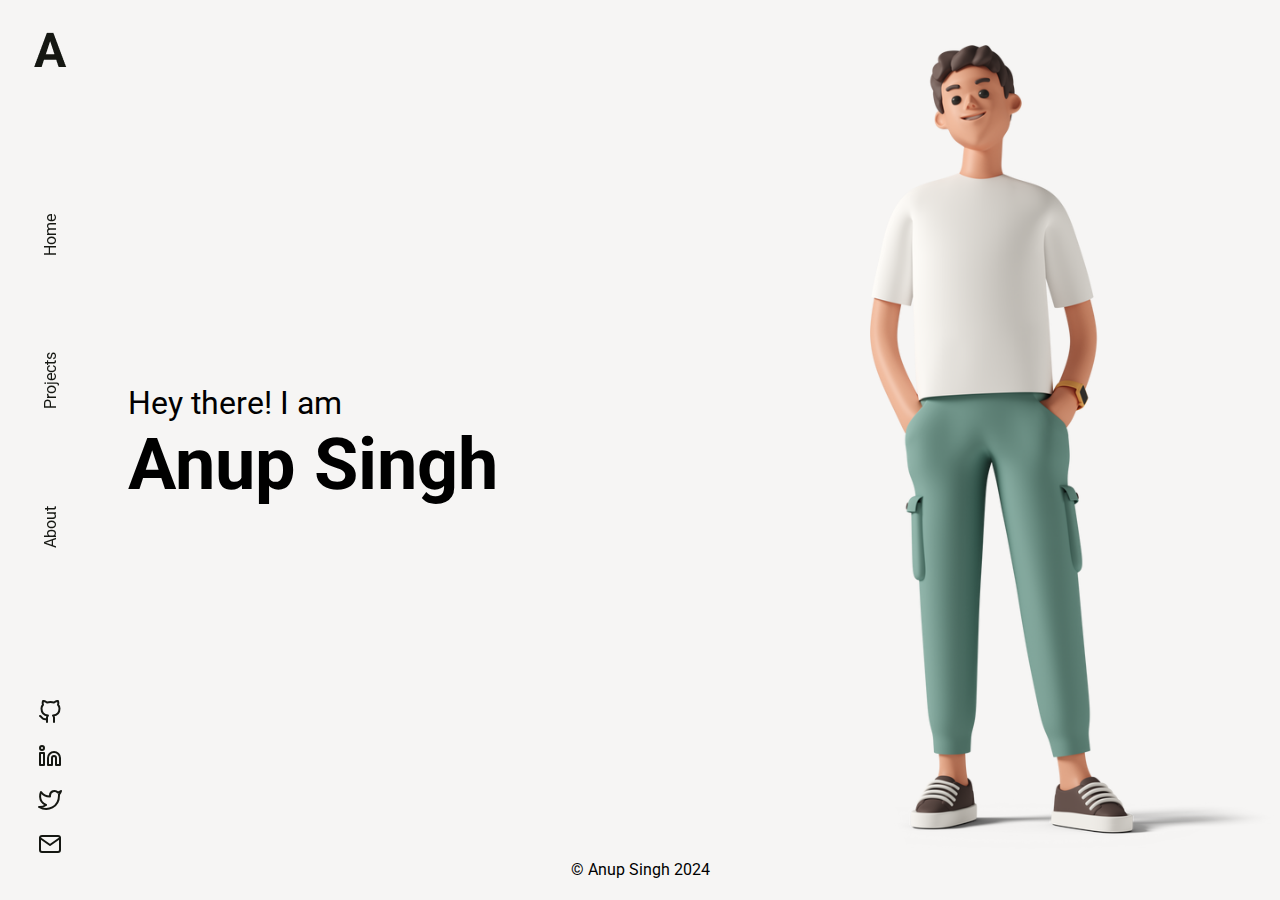
<file: index.html>
<!DOCTYPE html>
<html lang="en">

<head>
    <meta charset="UTF-8">
    <meta http-equiv="X-UA-Compatible" content="IE=edge">
    <meta name="viewport" content="width=device-width, initial-scale=1.0">
    <title>Anup Singh - Portfolio</title> <link rel="icon" type="image/png" sizes="32x32" href="./iconTitle.png">
    <link rel="stylesheet" href="./sass/style.css">
</head>

<body>
    <navbar-app></navbar-app>

    <div class="main-container">

        <div class="column-one">
            <p class='hey'>Hey there! I am</p>

            <div class="name-text">
                <div class="main-text overflow">
                    <p class="first-name animated">Anup Singh</p>
                    <p>Frontend Developer</p>
                </div>


            </div>
        </div>
        <div class="column-two desktop-img"><img src="./img/casual-life-3d-young-man-standing-with-hands-in-pockets.png" alt=""></div>
        <div class="column-mobile"><img src="./img/casual-life-3d-young-man-sitting-cross-legged-and-looking-at-smartphone.png" alt=""></div>
    </div>

    <footer-app></footer-app>
    <script type="module" src="./components/navbar/Navbar.js"></script>
    <script type="module" src="./components/footer/Footer.js"></script>
</body>

</html>
</file>
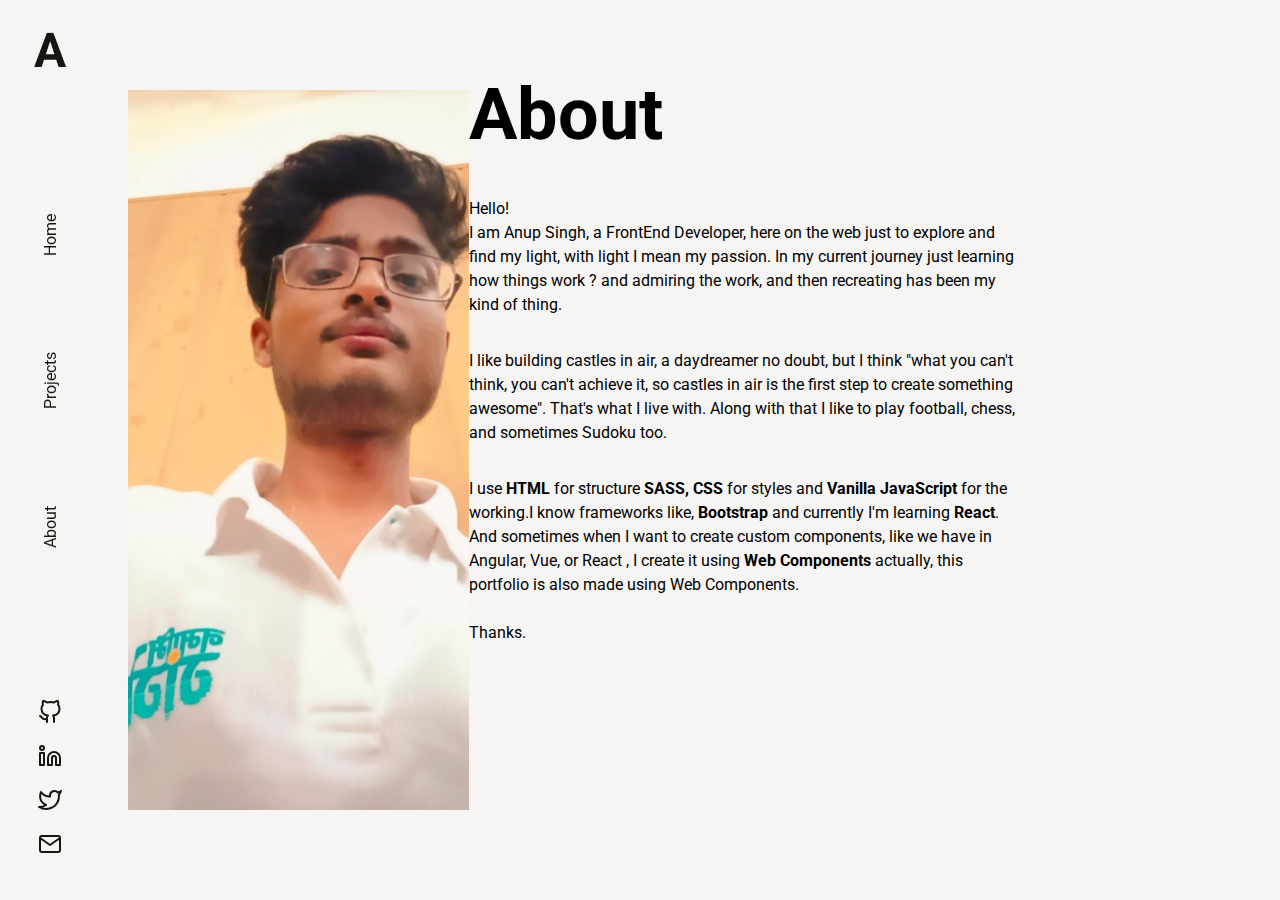
<file: about.html>
<!DOCTYPE html>
<html lang="en">

<head>
    <meta charset="UTF-8">
    <meta http-equiv="X-UA-Compatible" content="IE=edge">
    <meta name="viewport" content="width=device-width, initial-scale=1.0">
    <link rel="stylesheet" href="./sass/style.css">
    <title>About</title>


</head>

<body>
    <navbar-app></navbar-app>
    <div class="about-frame">
        <div class="photo-frame"><img src="./profile-pic.jpg" alt="">
        </div>
        <div class="intro-frame">


            <h1>About</h1>
            <div class="self-intro">
                <p> Hello! <br> I am Anup Singh, a FrontEnd Developer, here on the web just to explore and find my light, with light I mean my passion. In my current journey just learning how things work ? and admiring the work, and then recreating has been my
                    kind of thing.</p>
                <p>I like building castles in air, a daydreamer no doubt, but I think "what you can't think, you can't achieve it, so castles in air is the first step to create something awesome". That's what I live with. Along with that I like to play football,
                    chess, and sometimes Sudoku too.
                </p>
                <p>
                    I use <strong>HTML</strong> for structure <strong>SASS, CSS</strong> for styles and <strong>Vanilla JavaScript</strong> for the working.I know frameworks like, <strong>Bootstrap</strong> and currently I'm learning <strong>React</strong>.
                    And sometimes when I want to create custom components, like we have in Angular, Vue, or React , I create it using <strong>Web Components</strong> actually, this portfolio is also made using Web Components.
                    <br> <br> Thanks.
                </p>
            </div>


        </div>

    </div>
    <a href=""></a>
    <!-- <footer-app></footer-app> -->
    <script type="module" src="./components/navbar/Navbar.js"></script>
    <script type="module" src="./components/footer/Footer.js"></script>
</body>

</html>
</file>
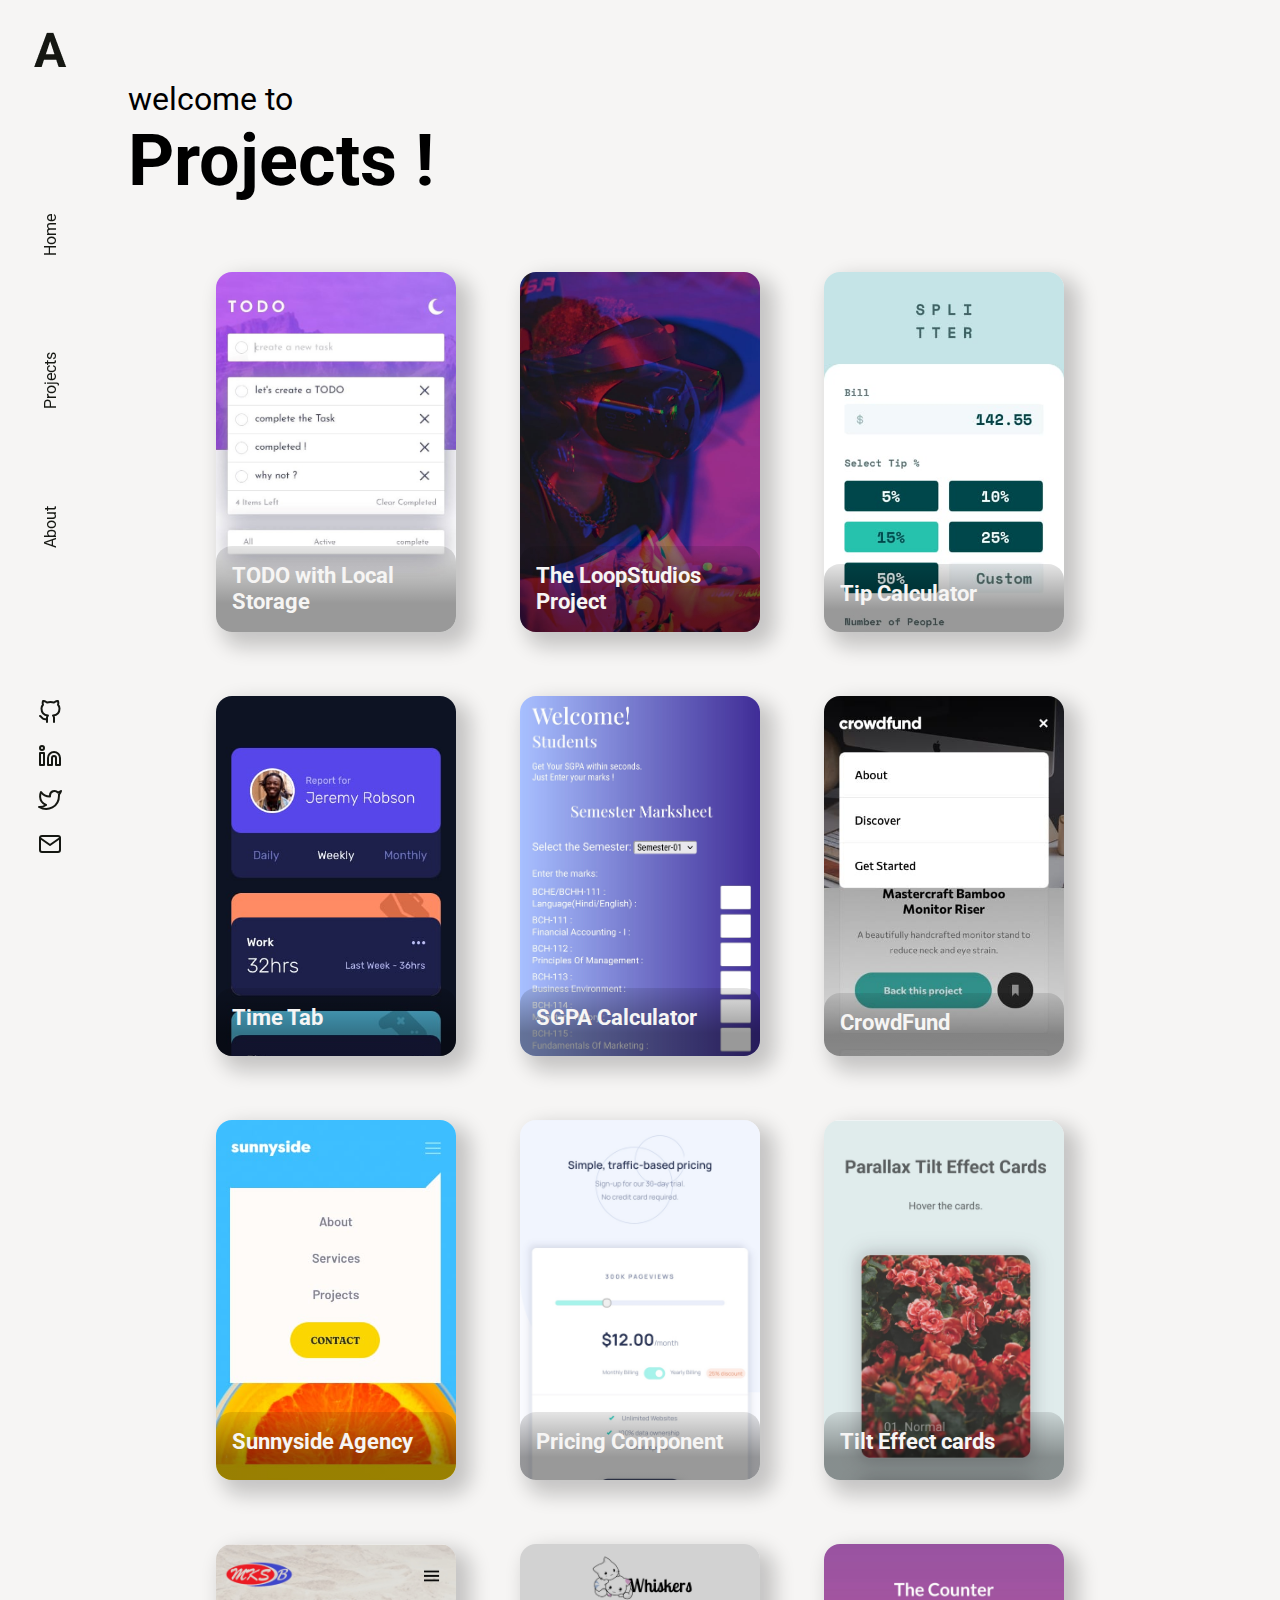
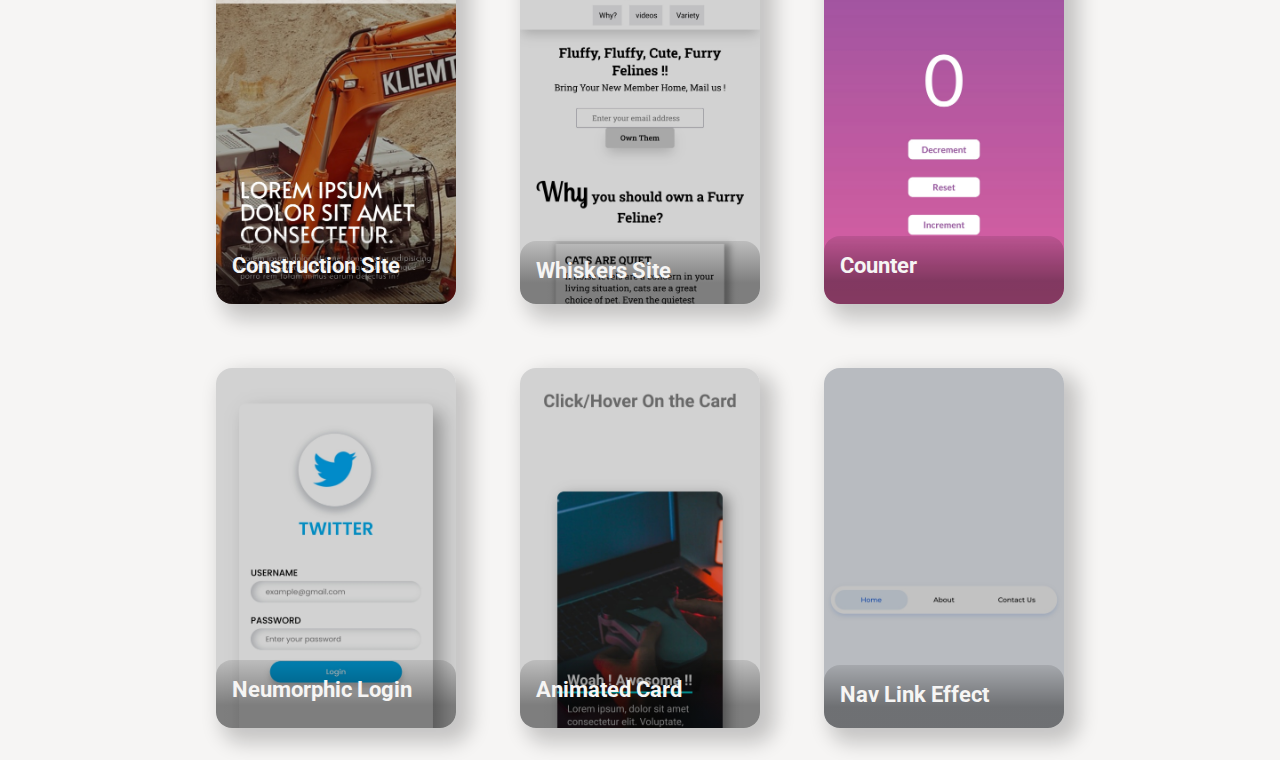
<file: projects.html>
<!DOCTYPE html>
<html lang="en">

<head>
    <meta charset="UTF-8">
    <meta http-equiv="X-UA-Compatible" content="IE=edge">
    <meta name="viewport" content="width=device-width, initial-scale=1.0">
    <link rel="stylesheet" href="./sass/style.css">
    <title>Projects</title>


</head>

<body>
    <navbar-app></navbar-app>
    <div class="main-frame">
        <div class="project-heading">
            <p>welcome to</p>
            <p class="heading">Projects !</p>
            <div class="space"></div>
        </div>
        <div class="card-outer">
            <project-card head="TODO with Local Storage" detail="A normal TODO App which you can use to note everyday tasks, dark mode is there also and you can save it in your local storage too." bgPic="url(./card-pictures/todo-card.jpg)" pageLink="https://introvert-rgb.github.io/Plain-JS-Notes/"></project-card>
            

            <project-card head="The LoopStudios Project" detail="It is a site which talks about future. It deals with futuristic gadgets. And Many more things for future. And some exciting features after innovation." bgPic="url(./card-pictures/image-hero.jpg)" pageLink="https://introvert-rgb.github.io/LoopStudios-landing-Page/"></project-card>
            <project-card head="Tip Calculator" detail="This is a tip Calculator which is used for calculating the tips that we want to give at restaurants." bgPic="url(./card-pictures/mobile-design.jpg)" pageLink="https://introvert-rgb.github.io/tip-calculator/"></project-card>
            <project-card head="Time Tab" detail="This project show the work assigned to every day-in-day-out, along with last week, month. " bgPic="url(./card-pictures/time-tab.jpg)" pageLink="https://introvert-rgb.github.io/time-tab/"></project-card>
            <project-card head="SGPA Calculator" detail="This project helps in calculating SGPAs of the students of the Faculty Of Commerce. " bgPic="url(./card-pictures/sgpa-card.jpg)" pageLink="https://introvert-rgb.github.io/CGPA--Calc/"></project-card>
            <project-card head="CrowdFund " detail="This project is a dummy site which sells computer tables. " bgPic="url(./card-pictures/crowdFund.jpg )" pageLink="https://introvert-rgb.github.io/CrowdFunding-Product-Page/"></project-card>
            <project-card head="Sunnyside Agency " detail="This project is a dummy site which talks about its speciality that is problem solving. " bgPic="url(./card-pictures/sunnyside.jpg)" pageLink="https://introvert-rgb.github.io/SunnySideAgency/"></project-card>
            <project-card head="Pricing Component " detail="This project shows the price of pageview subscriptions along with discounts." bgPic="url(./card-pictures/pageviews-card.jpg)" pageLink="https://introvert-rgb.github.io/Interactive-Pricing-Component/"></project-card>
            <project-card head="Tilt Effect cards " detail="This project shows three cards with cool effect when you hover over them." bgPic="url(./card-pictures/tilt-card.jpg)" pageLink="https://introvert-rgb.github.io/interactive-picture/"></project-card>

            <project-card head="Construction Site " detail="This project is a dummy site which copies a contruction site dealing in Construction works. " bgPic="url(./card-pictures/construction-card.jpg)" pageLink="https://introvert-rgb.github.io/construction-site/index.html"></project-card>
            <project-card head="Whiskers Site " detail="This project is a dummy site which sells cute furry felines. " bgPic="url(./card-pictures/whisker-card.jpg  )" pageLink="https://introvert-rgb.github.io/Whiskers-product-page/"></project-card>
            <project-card head="Counter " detail="This project is a dummy site which shows a counter which counts. " bgPic="url(./card-pictures/counter-card.jpg  )" pageLink="https://introvert-rgb.github.io/100daysOfCode-Counter/"></project-card>
            <project-card head="Neumorphic Login " detail="This project is a dummy log in page for Twitter in Neumorphic style. " bgPic="url(./card-pictures/neucard.jpg )" pageLink="https://introvert-rgb.github.io/Neumorphism-Login/"></project-card>
            <project-card head="Animated Card " detail="This project is a animated card made to show the working of pseudoelements. " bgPic="url(./card-pictures/hover-card.jpg )" pageLink="https://introvert-rgb.github.io/Animated-Card/"></project-card>
            <project-card head="Nav Link Effect " detail="This project is a navbar which show nav link sliding effect. " bgPic="url(./card-pictures/slider-nav.jpg)" pageLink="https://introvert-rgb.github.io/sliding-nav/"></project-card>


        </div>

    </div>

    <script type="module" src="./components/card/card.js"></script>
    <script type="module" src="./components/navbar/Navbar.js"></script>
    <script type="module" src="./components/footer/Footer.js"></script>
</body>

</html>
</file>
<file: sass/style.css>
@import url("https://fonts.googleapis.com/css2?family=Roboto:wght@400;700&display=swap");
* {
  margin: 0;
  padding: 0;
  box-sizing: border-box;
}

body {
  font-family: "Roboto", sans-serif;
  height: 100vh;
  background-color: #F6F5F4;
  position: relative;
  max-width: 1440px;
  width: 100%;
}

.vertical-bar {
  padding: 2em;
  position: fixed;
  height: 100vh;
  display: flex;
  align-items: center;
  width: 100px;
  justify-content: space-between;
  flex-direction: column;
}
.vertical-bar .logo {
  position: relative;
  cursor: pointer;
}
.vertical-bar .logo .hidden {
  transform: scale(0);
  position: absolute;
  left: 0;
  transition: all 250ms ease-in-out;
}
.vertical-bar .logo .visible {
  transition: all 250ms ease-in-out;
}
.vertical-bar .logo:hover .hidden {
  transform: scale(1);
}
.vertical-bar .logo:hover .visible {
  transform: scale(0);
}
.vertical-bar ul li {
  list-style: none;
}
.vertical-bar ul li a {
  text-decoration: none;
  color: #151712;
}
.vertical-bar .menu-links {
  -ms-writing-mode: tb-rl;
      writing-mode: vertical-rl;
  display: flex;
  height: 40%;
  flex-direction: row-reverse;
  justify-content: space-between;
  align-items: center;
  transform: rotate(-180deg);
}
.vertical-bar .menu-links .menu-link {
  position: relative;
  outline: none;
  border: none;
}
.vertical-bar .menu-links .menu-link::after {
  content: "";
  position: absolute;
  left: -4px;
  top: 0;
  transform-origin: top;
  height: 100%;
  transform: scale(0);
  width: 2px;
  transition: all 0.5s cubic-bezier(0.23, 1, 0.32, 1.2);
  background-color: #5151A4;
}
.vertical-bar .menu-links .menu-link:hover::after {
  transform-origin: top;
  transform: scale(1.1);
  transition: all 0.5s cubic-bezier(0.23, 1, 0.32, 1.2);
}
.vertical-bar .social-media-links li {
  padding: 0.5em;
  border-radius: 0.5em;
}
.vertical-bar .social-media-links li:hover {
  box-shadow: 5px 5px 10px 5px rgba(0, 0, 0, 0.2);
}

.main-container {
  max-width: 1340px;
  width: 90%;
  margin: 0 auto;
  display: flex;
}
.main-container .column-one {
  width: 70%;
  height: 100vh;
  display: flex;
  flex-direction: column;
  padding: 0em 4em;
  justify-content: center;
}
.main-container .column-one p {
  font-size: 2rem;
}
.main-container .column-one .name-text {
  display: flex;
}
.main-container .column-one .name-text .overflow {
  height: 95px;
  overflow: hidden;
}
.main-container .column-one .name-text p {
  font-size: 4.5rem;
  font-weight: 700;
}
.main-container .column-two {
  display: flex;
  width: 30%;
  height: 100vh;
}
.main-container .column-two img {
  height: 90vh;
  margin: auto 0;
}

.column-mobile {
  display: none;
}

@-webkit-keyframes animate {
  0% {
    margin-top: -180px;
  }
  5% {
    margin-top: -90px;
  }
  50% {
    margin-top: -90px;
  }
  55% {
    margin-top: 0px;
  }
  99.99% {
    margin-top: 0px;
  }
  100% {
    margin-top: -180px;
  }
}

@keyframes animate {
  0% {
    margin-top: -180px;
  }
  5% {
    margin-top: -90px;
  }
  50% {
    margin-top: -90px;
  }
  55% {
    margin-top: 0px;
  }
  99.99% {
    margin-top: 0px;
  }
  100% {
    margin-top: -180px;
  }
}
.animated {
  -webkit-animation: animate 6s cubic-bezier(0.23, 1, 0.32, 1.2) infinite;
          animation: animate 6s cubic-bezier(0.23, 1, 0.32, 1.2) infinite;
}

.main-frame {
  max-width: 1340px;
  width: 90%;
  font-family: "Roboto", sans-serif;
  margin: 0 auto;
  height: 100vh;
}
.main-frame .project-heading {
  width: 100%;
  position: fixed;
  background-color: #F6F5F4;
  padding: 5em 4em 2em 4em;
  z-index: 90;
}
.main-frame .project-heading p {
  font-size: 2rem;
}
.main-frame .project-heading .heading {
  font-size: 4.5rem;
  font-weight: 700;
}
.main-frame .card-outer {
  padding-top: 15em;
  display: flex;
  width: 100%;
  flex-wrap: wrap;
  justify-content: center;
}
.main-frame .card-outer .card-container {
  width: 240px;
  height: 360px;
  margin: 2em;
  overflow: hidden;
  border-radius: 1em;
  display: flex;
  align-items: flex-end;
  box-shadow: 10px 10px 20px 5px rgba(0, 0, 0, 0.2);
  background: url(../card-pictures/image-hero.jpg);
  background-size: cover;
}
.main-frame .card-outer .card-container .card-details {
  color: #F6F5F4;
  display: flex;
  transition: all 500ms cubic-bezier(0.165, 0.84, 0.44, 1);
  border-radius: 1em;
  transform: translateY(65%);
  height: inherit;
  padding: 1em;
  flex-direction: column;
  background: linear-gradient(rgba(0, 0, 0, 0.03), rgba(0, 0, 0, 0.3), rgba(0, 0, 0, 0.4), rgba(0, 0, 0, 0.5));
  justify-content: flex-end;
}
.main-frame .card-outer .card-container .card-details .card-title {
  font-size: 1.5rem;
  font-weight: 700;
  padding-bottom: 0.8em;
}
.main-frame .card-outer .card-container .card-details .card-detail {
  font-size: 0.9rem;
  padding-bottom: 1em;
}
.main-frame .card-outer .card-container .card-details .tech {
  display: flex;
  margin-bottom: 0.5em;
}
.main-frame .card-outer .card-container .card-details .tech img {
  height: 24px;
  width: 24px;
}
.main-frame .card-outer .card-container .card-details .visit-btn .site-btn {
  background: #F6F5F4;
  border: none;
  font-family: "Roboto", sans-serif;
  padding: 0.8em 1.6em;
  border-radius: 0.5em;
  box-shadow: 10px 10px 40px 5px rgba(0, 0, 0, 0.2);
}
.main-frame .card-outer .card-container .card-details .visit-btn .site-btn a {
  text-decoration: none;
  color: #5151A4;
  font-weight: 700;
}
.main-frame .card-outer .card-container:hover {
  box-shadow: 10px 10px 50px 5px rgba(0, 0, 0, 0.2);
}
.main-frame .card-outer .card-container:hover .card-details {
  transform: translateY(0%);
}

.about-frame {
  max-width: 1340px;
  width: 80%;
  display: flex;
  margin: 0 auto;
}
.about-frame .photo-frame {
  height: 100vh;
  width: 40%;
  display: flex;
  align-items: center;
}
.about-frame .photo-frame img {
  overflow: hidden;
  height: 80%;
}
.about-frame .intro-frame {
  width: 80%;
  display: flex;
  flex-direction: column;
}
.about-frame .intro-frame h1 {
  font-size: 4.5rem;
  margin-top: 1em;
}
.about-frame .intro-frame .self-intro {
  margin-top: 2.5em;
  display: flex;
  width: 80%;
  flex-direction: column;
}
.about-frame .intro-frame .self-intro p {
  line-height: 1.5;
  margin-bottom: 2em;
}

@media screen and (max-width: 600px) {
  .vertical-bar {
    padding: 1em;
  }
  .main-container {
    height: 100vh;
    flex-direction: column-reverse;
  }
  .main-container .column-one {
    padding: 0;
    align-items: flex-start;
    width: 75%;
    margin: 0 auto;
    justify-content: flex-start;
  }
  .main-container .column-one .hey {
    font-size: 0.8rem;
  }
  .main-container .column-one .name-text .main-text {
    display: flex;
    flex-direction: column;
  }
  .main-container .column-one .name-text .overflow {
    overflow: unset;
    height: unset;
  }
  .main-container .column-one .name-text p {
    font-size: 1.4rem;
  }
  .main-container .column-two {
    display: none;
  }
  .desktop-img img {
    display: none;
  }
  .column-mobile {
    height: 70vh;
    width: 100%;
    display: flex;
    justify-content: center;
    align-items: center;
    margin: 0 auto;
  }
  .column-mobile img {
    height: 70%;
  }
  @-webkit-keyframes animate {
    0% {
      margin-top: -30px;
    }
    5% {
      margin-top: -20px;
    }
    50% {
      margin-top: -20px;
    }
    55% {
      margin-top: 0px;
    }
    99.99% {
      margin-top: 0px;
    }
    100% {
      margin-top: -30px;
    }
  }
  @keyframes animate {
    0% {
      margin-top: -30px;
    }
    5% {
      margin-top: -20px;
    }
    50% {
      margin-top: -20px;
    }
    55% {
      margin-top: 0px;
    }
    99.99% {
      margin-top: 0px;
    }
    100% {
      margin-top: -30px;
    }
  }
  .animated {
    -webkit-animation: none;
            animation: none;
  }
  .main-frame .project-heading {
    width: 100%;
    position: fixed;
    background-color: #F6F5F4;
    padding: 1em 4em 2em 4em;
    z-index: 100;
  }
  .main-frame .project-heading p {
    font-size: 1rem;
  }
  .main-frame .project-heading .heading {
    font-size: 2.5rem;
    font-weight: 700;
  }
  .main-frame .card-outer {
    padding-top: 6em;
  }
  .about-frame {
    flex-direction: column;
    width: 80%;
    margin-right: unset;
    margin-top: unset;
    margin-bottom: unset;
    margin-left: auto;
  }
  .about-frame .photo-frame {
    width: unset;
    display: none;
  }
  .about-frame img {
    display: none;
  }
  .about-frame .intro-frame h1 {
    font-size: 2rem;
  }
  .about-frame .intro-frame .self-intro {
    width: 100%;
    font-size: 0.8rem;
  }
}
@media (min-width: 601px) and (max-width: 1023px) {
  .animated {
    -webkit-animation: none;
            animation: none;
  }
  .main-container .column-one .name-text p {
    font-size: 2.5rem;
  }
  .main-container .column-one .name-text .overflow {
    overflow: unset;
    height: unset;
  }
  .about-frame {
    height: unset;
    flex-direction: column;
    width: 80%;
    margin-right: unset;
    margin-top: unset;
    margin-bottom: unset;
    margin-left: auto;
  }
  .about-frame .photo-frame {
    width: unset;
    display: none;
  }
  .about-frame img {
    display: none;
  }
  .about-frame .intro-frame h1 {
    font-size: 2rem;
  }
  .about-frame .intro-frame .self-intro {
    width: 100%;
    font-size: 0.8rem;
  }
}/*# sourceMappingURL=style.css.map */
</file>
